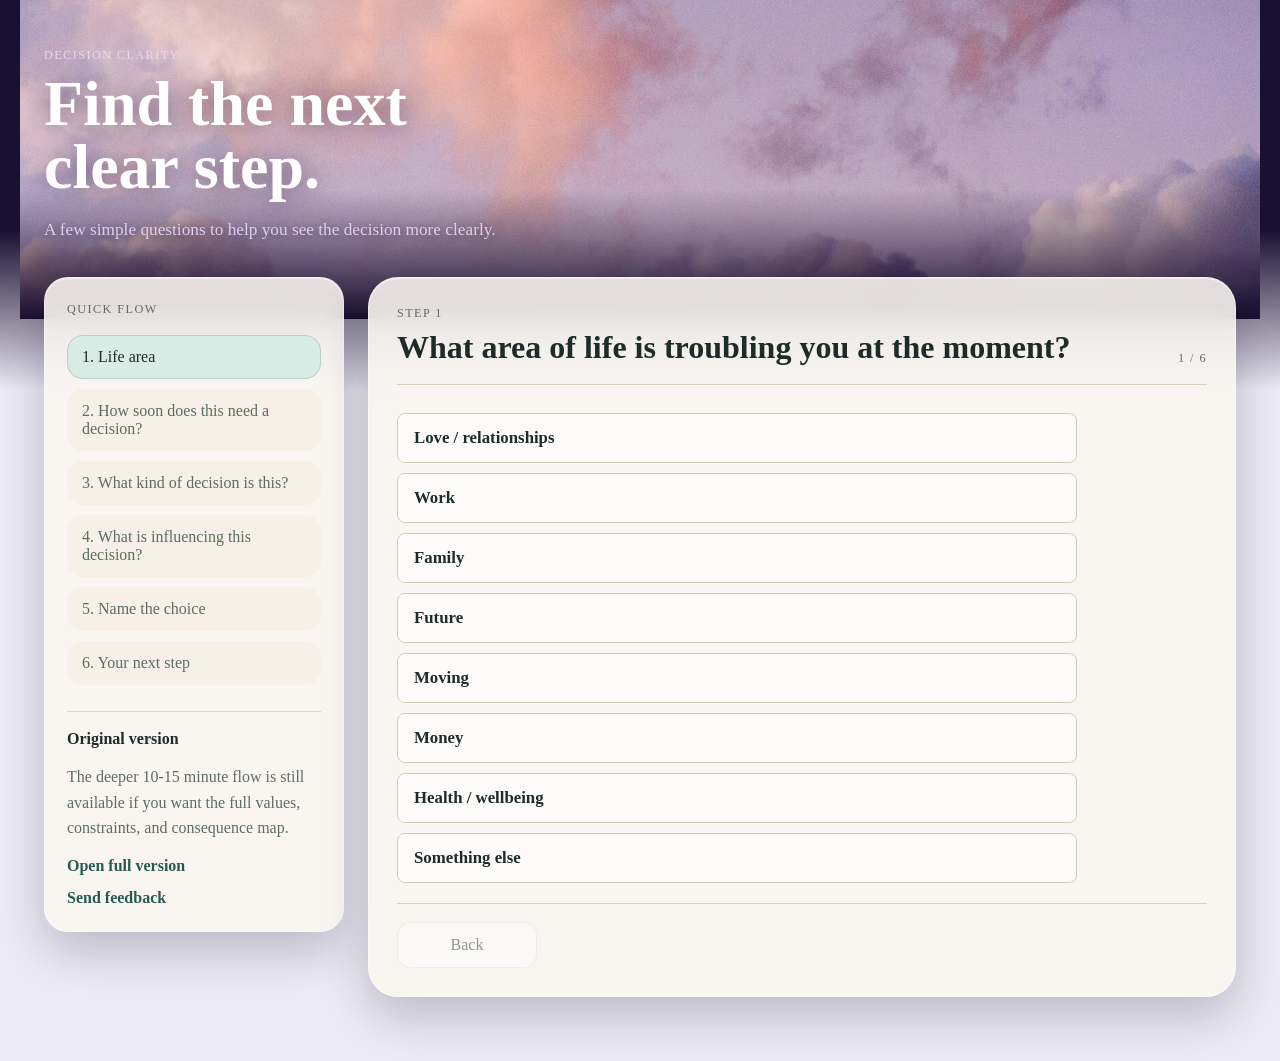
<file: index.html>
<!DOCTYPE html>
<html lang="en">
  <head>
    <meta charset="UTF-8" />
    <meta name="viewport" content="width=device-width, initial-scale=1.0" />
    <title>Decision Clarity | Quick Decision Tool</title>
    <meta
      name="description"
      content="A private, quick decision tool for urgent choices. Answer simple prompts and leave with a practical next step."
    />
    <meta name="feedback-email" content="decisionclarityapp@gmail.com" />
    <link rel="stylesheet" href="urgent.css" />
  </head>
  <body>
    <div class="page-shell">
      <header class="hero">
        <div class="hero-inner">
          <p class="eyebrow">Decision Clarity</p>
          <h1>Find the next clear step.</h1>
          <p class="hero-copy">A few simple questions to help you see the decision more clearly.</p>
        </div>
      </header>

      <main class="app-card" aria-labelledby="step-title">
        <aside class="progress-panel">
          <p class="progress-label">Quick flow</p>
          <ol id="step-list" class="step-list"></ol>
          <div class="panel-note">
            <p class="note-title">Original version</p>
            <p>
              The deeper 10-15 minute flow is still available if you want the full
              values, constraints, and consequence map.
            </p>
            <a class="text-link" href="full-version/">Open full version</a>
            <button id="feedback-button" class="feedback-link" type="button">Send feedback</button>
          </div>
        </aside>

        <section class="content-panel">
          <div class="top-bar">
            <div>
              <p class="step-kicker" id="step-kicker">Step 1</p>
              <h2 id="step-title">What area of life is troubling you at the moment?</h2>
            </div>
            <p class="step-count" id="step-count">1 / 6</p>
          </div>

          <div id="step-content" class="step-content"></div>

          <div class="actions">
            <button id="back-button" class="secondary-button" type="button">Back</button>
            <button id="next-button" class="primary-button" type="button">Next</button>
          </div>
        </section>
      </main>
    </div>

    <dialog id="feedback-dialog" class="feedback-dialog" aria-labelledby="feedback-title">
      <form id="feedback-form" method="dialog">
        <div class="dialog-heading">
          <div>
            <p class="step-kicker">Help improve Decision Clarity</p>
            <h2 id="feedback-title">Leave feedback</h2>
          </div>
          <button id="feedback-close" class="icon-button" type="button" aria-label="Close feedback">&times;</button>
        </div>
        <label for="feedback-message">What worked, or what could be better?</label>
        <textarea id="feedback-message" rows="7" maxlength="4000" required></textarea>
        <p class="field-note">Your decision answers are never included. Sending opens your email app so you can review the message first.</p>
        <p id="feedback-error" class="feedback-error" role="alert" hidden></p>
        <div class="actions dialog-actions">
          <button id="feedback-cancel" class="secondary-button" type="button">Cancel</button>
          <button class="primary-button" type="submit">Continue to email</button>
        </div>
      </form>
    </dialog>

    <script
      id="goatcounter-script"
      data-goatcounter="https://decisionclarity.goatcounter.com/count"
      data-goatcounter-settings='{"no_onload":true,"no_events":true}'
      async
      src="https://gc.zgo.at/count.js"
    ></script>
    <script src="urgent.js"></script>
  </body>
</html>
</file>
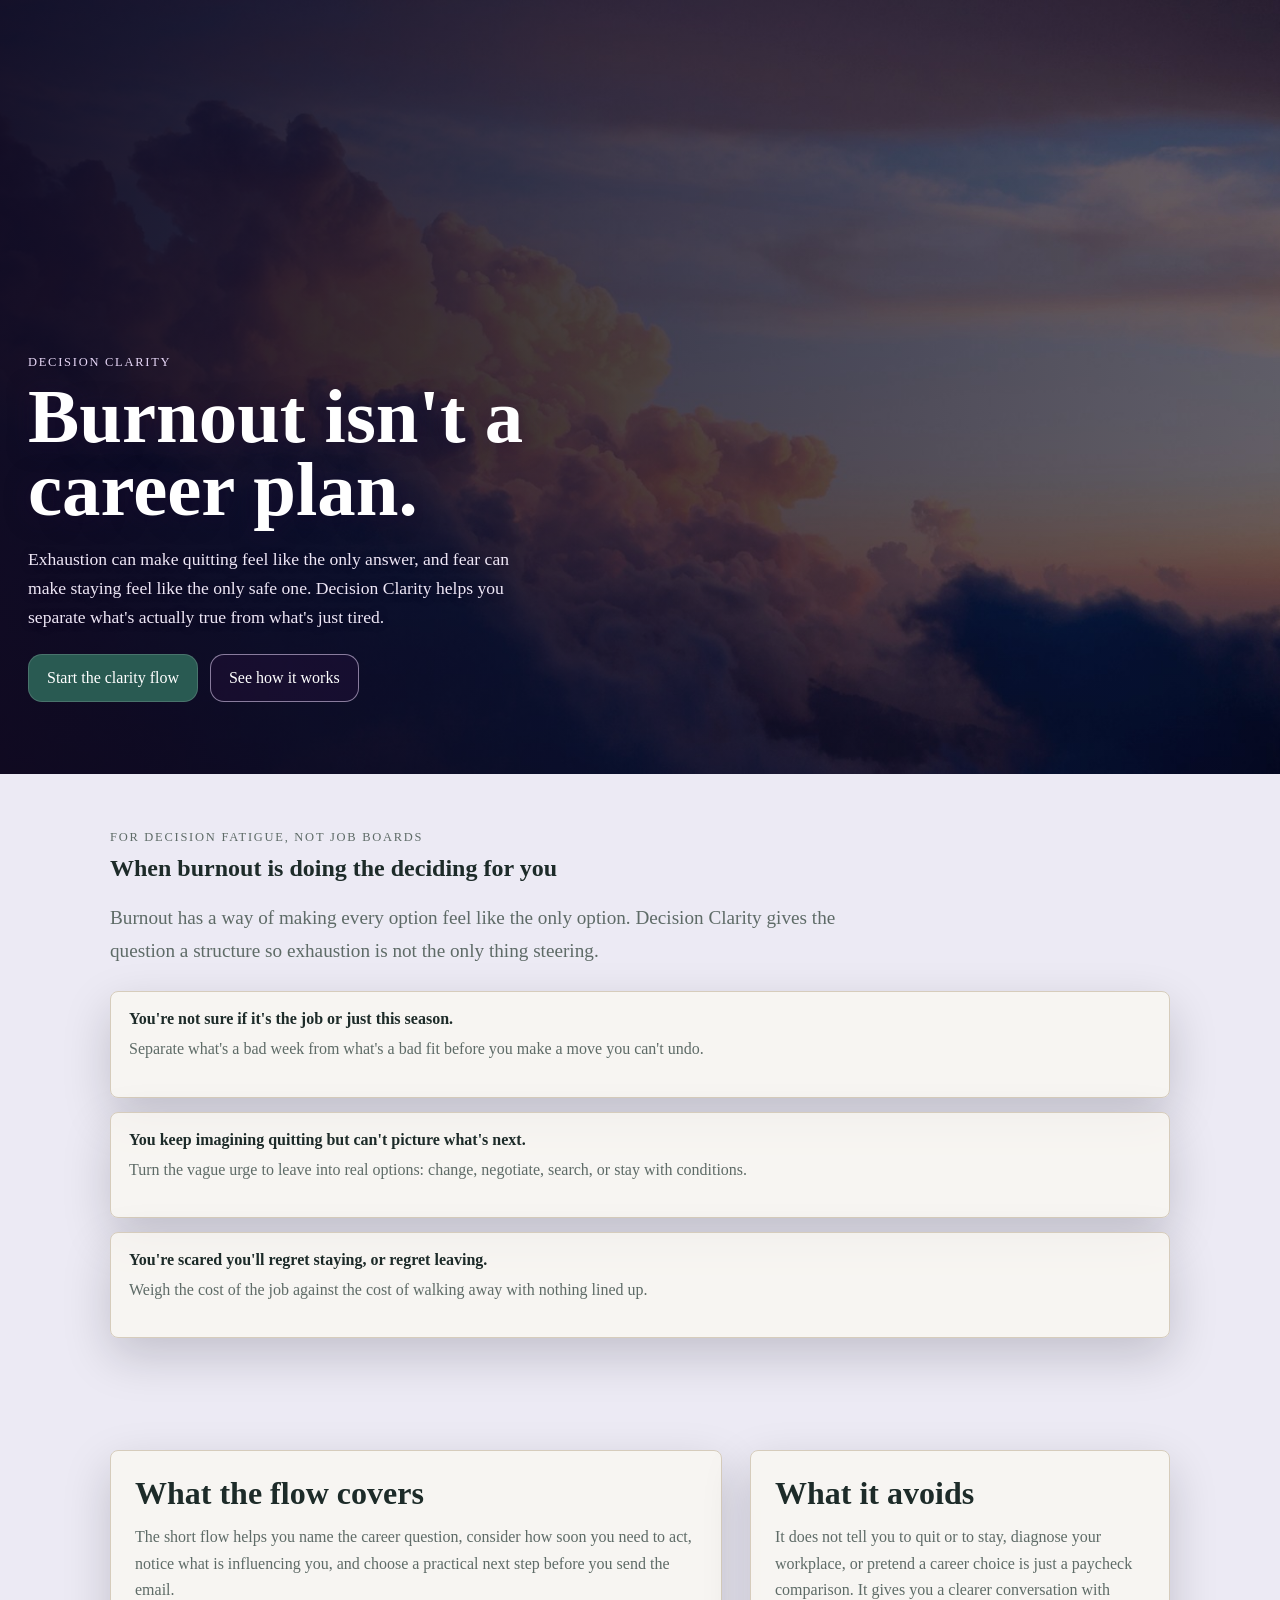
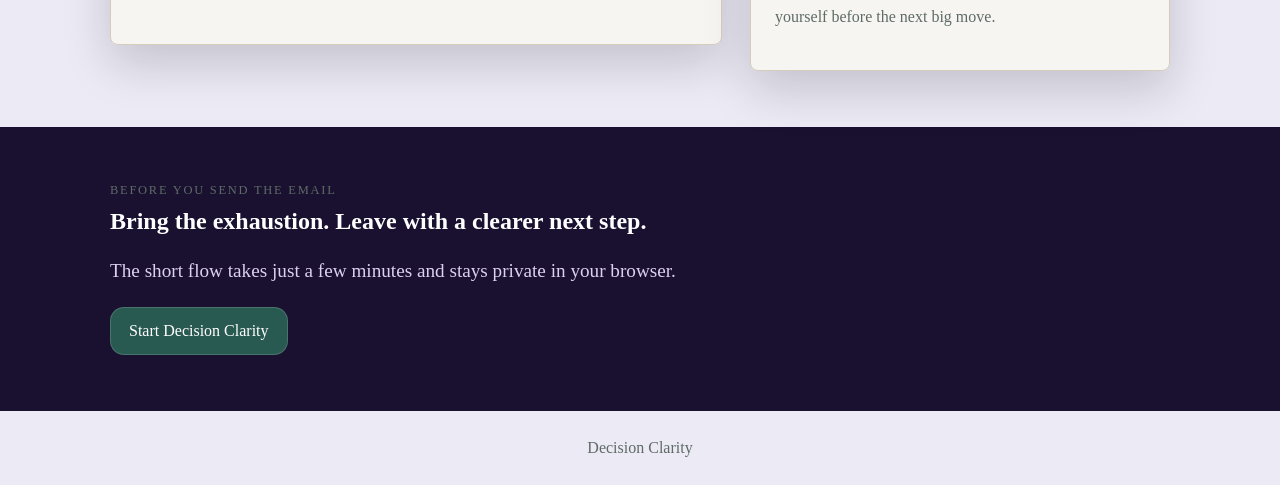
<file: burnout-isnt-a-career-plan/index.html>
<!DOCTYPE html>
<html lang="en">
  <head>
    <meta charset="UTF-8" />
    <meta name="viewport" content="width=device-width, initial-scale=1.0" />
    <title>Burnout Isn't a Career Plan — A Calm Career Decision Tool</title>
    <meta
      name="description"
      content="Use Decision Clarity to think through a career decision shaped by burnout, without quitting on impulse or staying out of fear."
    />
    <link rel="stylesheet" href="../landing.css" />
  </head>
  <body>
    <header class="landing-hero" style="--hero-image: url('https://camilacontentcreator-beep.github.io/Decision-Clarity/clouds%20wide.jpg')">
      <div class="hero-content">
        <p class="eyebrow">Decision Clarity</p>
        <h1>Burnout isn't a career plan.</h1>
        <p class="hero-copy">
          Exhaustion can make quitting feel like the only answer, and fear can make
          staying feel like the only safe one. Decision Clarity helps you separate
          what's actually true from what's just tired.
        </p>
        <div class="cta-row">
          <a class="primary-button" href="../?utm_source=seo&utm_medium=landing_page&utm_campaign=burnout_career_plan">Start the clarity flow</a>
          <a class="secondary-button" href="../?utm_source=seo&utm_medium=landing_page&utm_campaign=burnout_career_plan_secondary">See how it works</a>
        </div>
      </div>
    </header>

    <main>
      <section class="page-section">
        <div class="section-inner">
          <p class="section-kicker">For decision fatigue, not job boards</p>
          <h2>When burnout is doing the deciding for you</h2>
          <p class="intro">
            Burnout has a way of making every option feel like the only option.
            Decision Clarity gives the question a structure so exhaustion is not
            the only thing steering.
          </p>
          <ul class="prompt-list">
            <li>
              <strong>You're not sure if it's the job or just this season.</strong>
              <p>Separate what's a bad week from what's a bad fit before you make a move you can't undo.</p>
            </li>
            <li>
              <strong>You keep imagining quitting but can't picture what's next.</strong>
              <p>Turn the vague urge to leave into real options: change, negotiate, search, or stay with conditions.</p>
            </li>
            <li>
              <strong>You're scared you'll regret staying, or regret leaving.</strong>
              <p>Weigh the cost of the job against the cost of walking away with nothing lined up.</p>
            </li>
          </ul>
        </div>
      </section>

      <section class="page-section">
        <div class="section-inner split">
          <div class="panel">
            <h2>What the flow covers</h2>
            <p>
              The short flow helps you name the career question, consider how soon
              you need to act, notice what is influencing you, and choose a practical
              next step before you send the email.
            </p>
          </div>
          <div class="panel">
            <h2>What it avoids</h2>
            <p>
              It does not tell you to quit or to stay, diagnose your workplace, or
              pretend a career choice is just a paycheck comparison. It gives you a
              clearer conversation with yourself before the next big move.
            </p>
          </div>
        </div>
      </section>

      <section class="page-section final-band">
        <div class="section-inner">
          <p class="section-kicker">Before you send the email</p>
          <h2>Bring the exhaustion. Leave with a clearer next step.</h2>
          <p class="intro">The short flow takes just a few minutes and stays private in your browser.</p>
          <div class="cta-row">
            <a class="primary-button" href="../?utm_source=seo&utm_medium=landing_page&utm_campaign=burnout_career_plan_bottom">Start Decision Clarity</a>
          </div>
        </div>
      </section>
    </main>

    <footer class="site-footer">Decision Clarity</footer>
    <script async src="https://gc.zgo.at/count.js" data-goatcounter="https://decisionclarity.goatcounter.com/count"></script>
  </body>
</html>
</file>
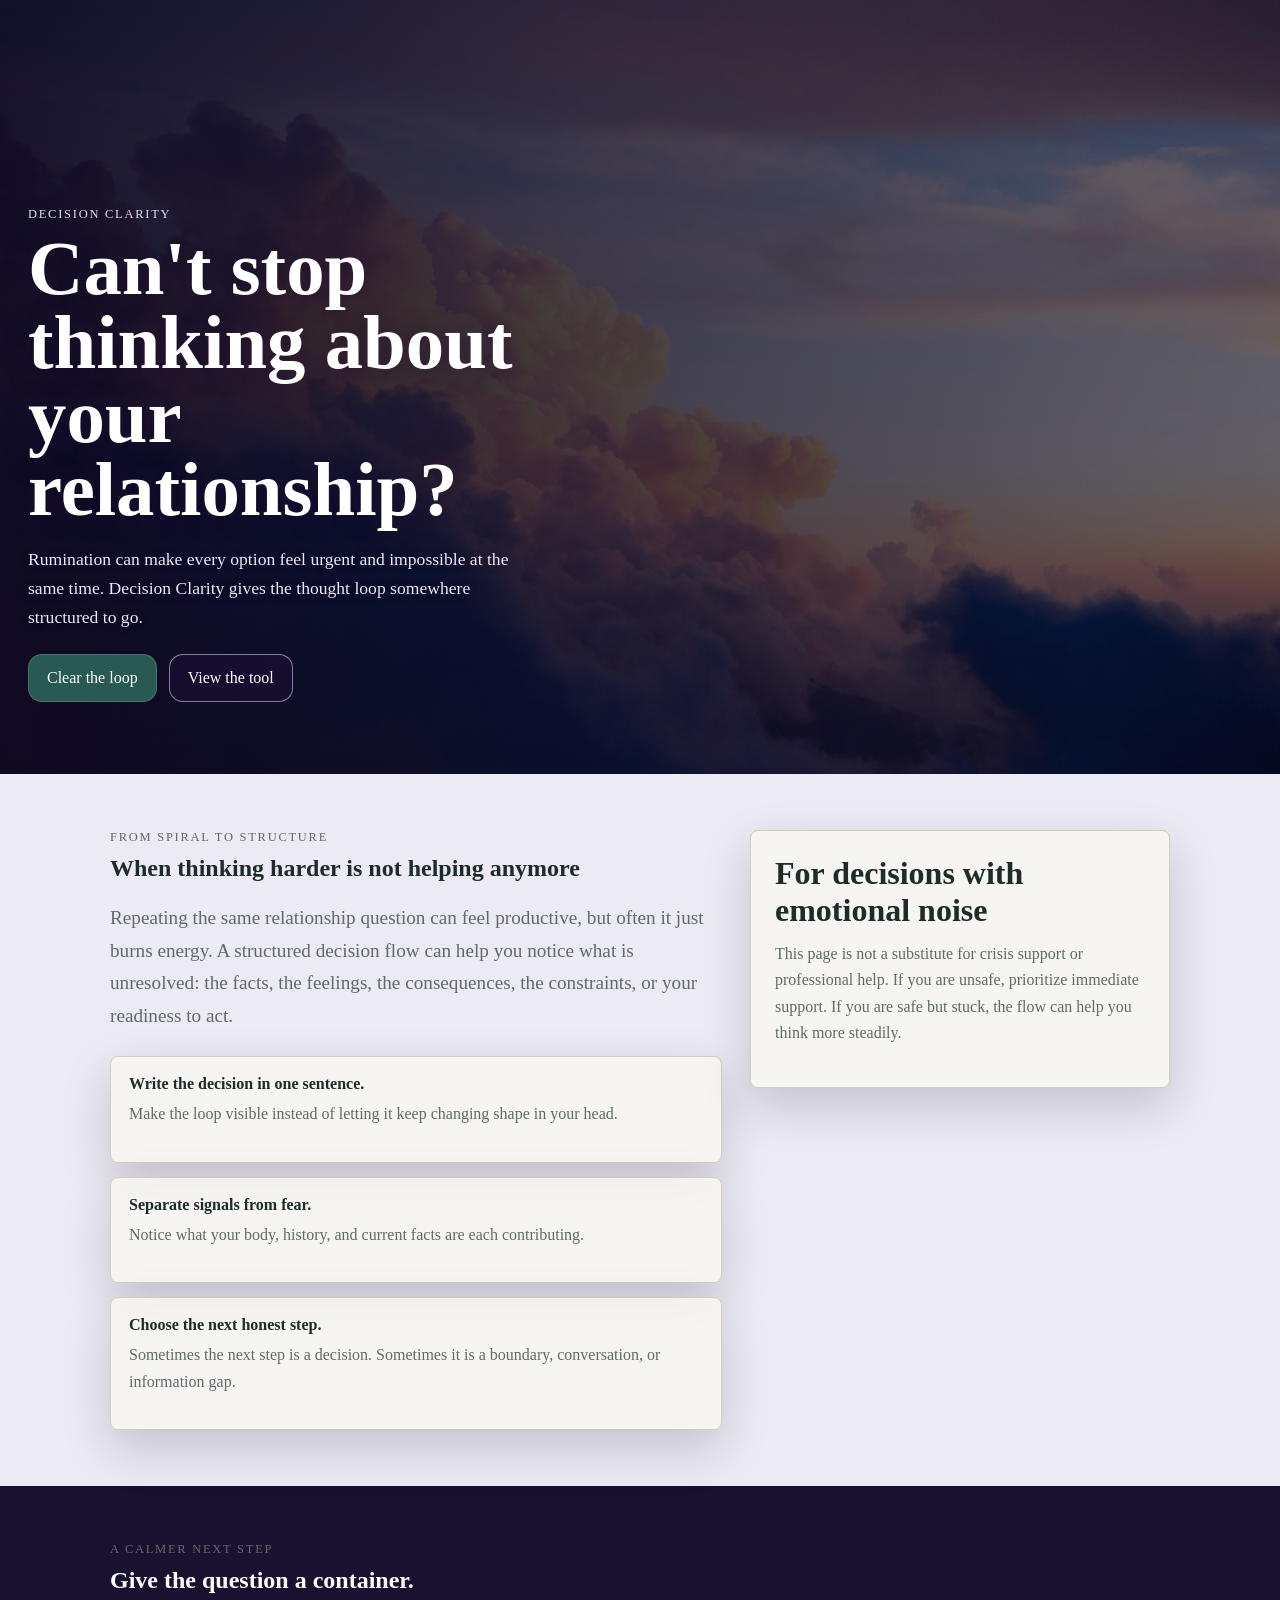
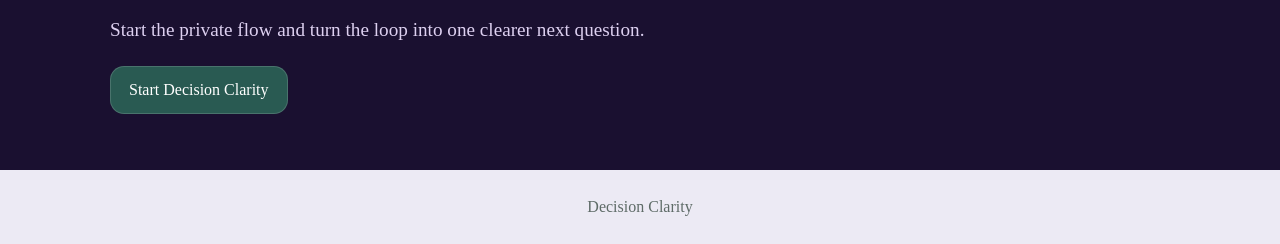
<file: cant-stop-thinking-about-relationship/index.html>
<!DOCTYPE html>
<html lang="en">
  <head>
    <meta charset="UTF-8" />
    <meta name="viewport" content="width=device-width, initial-scale=1.0" />
    <title>Can't Stop Thinking About Your Relationship?</title>
    <meta
      name="description"
      content="If you cannot stop thinking about a relationship decision, use Decision Clarity to organize the question, options, signals, and next steps."
    />
    <link rel="stylesheet" href="../landing.css" />
  </head>
  <body>
    <header class="landing-hero" style="--hero-image: url('https://camilacontentcreator-beep.github.io/Decision-Clarity/clouds%20wide.jpg')">
      <div class="hero-content">
        <p class="eyebrow">Decision Clarity</p>
        <h1>Can't stop thinking about your relationship?</h1>
        <p class="hero-copy">
          Rumination can make every option feel urgent and impossible at the same
          time. Decision Clarity gives the thought loop somewhere structured to go.
        </p>
        <div class="cta-row">
          <a class="primary-button" href="../?utm_source=seo&utm_medium=landing_page&utm_campaign=cant_stop_thinking_relationship">Clear the loop</a>
          <a class="secondary-button" href="../relationship-decision-tool/">View the tool</a>
        </div>
      </div>
    </header>

    <main>
      <section class="page-section">
        <div class="section-inner split">
          <div>
            <p class="section-kicker">From spiral to structure</p>
            <h2>When thinking harder is not helping anymore</h2>
            <p class="intro">
              Repeating the same relationship question can feel productive, but
              often it just burns energy. A structured decision flow can help you
              notice what is unresolved: the facts, the feelings, the consequences,
              the constraints, or your readiness to act.
            </p>
            <ul class="prompt-list">
              <li>
                <strong>Write the decision in one sentence.</strong>
                <p>Make the loop visible instead of letting it keep changing shape in your head.</p>
              </li>
              <li>
                <strong>Separate signals from fear.</strong>
                <p>Notice what your body, history, and current facts are each contributing.</p>
              </li>
              <li>
                <strong>Choose the next honest step.</strong>
                <p>Sometimes the next step is a decision. Sometimes it is a boundary, conversation, or information gap.</p>
              </li>
            </ul>
          </div>
          <aside class="panel">
            <h2>For decisions with emotional noise</h2>
            <p>
              This page is not a substitute for crisis support or professional help.
              If you are unsafe, prioritize immediate support. If you are safe but
              stuck, the flow can help you think more steadily.
            </p>
          </aside>
        </div>
      </section>

      <section class="page-section final-band">
        <div class="section-inner">
          <p class="section-kicker">A calmer next step</p>
          <h2>Give the question a container.</h2>
            <p class="intro">Start the private flow and turn the loop into one clearer next question.</p>
          <div class="cta-row">
            <a class="primary-button" href="../?utm_source=seo&utm_medium=landing_page&utm_campaign=cant_stop_thinking_relationship_bottom">Start Decision Clarity</a>
          </div>
        </div>
      </section>
    </main>

    <footer class="site-footer">Decision Clarity</footer>
    <script async src="https://gc.zgo.at/count.js" data-goatcounter="https://decisionclarity.goatcounter.com/count"></script>
  </body>
</html>
</file>
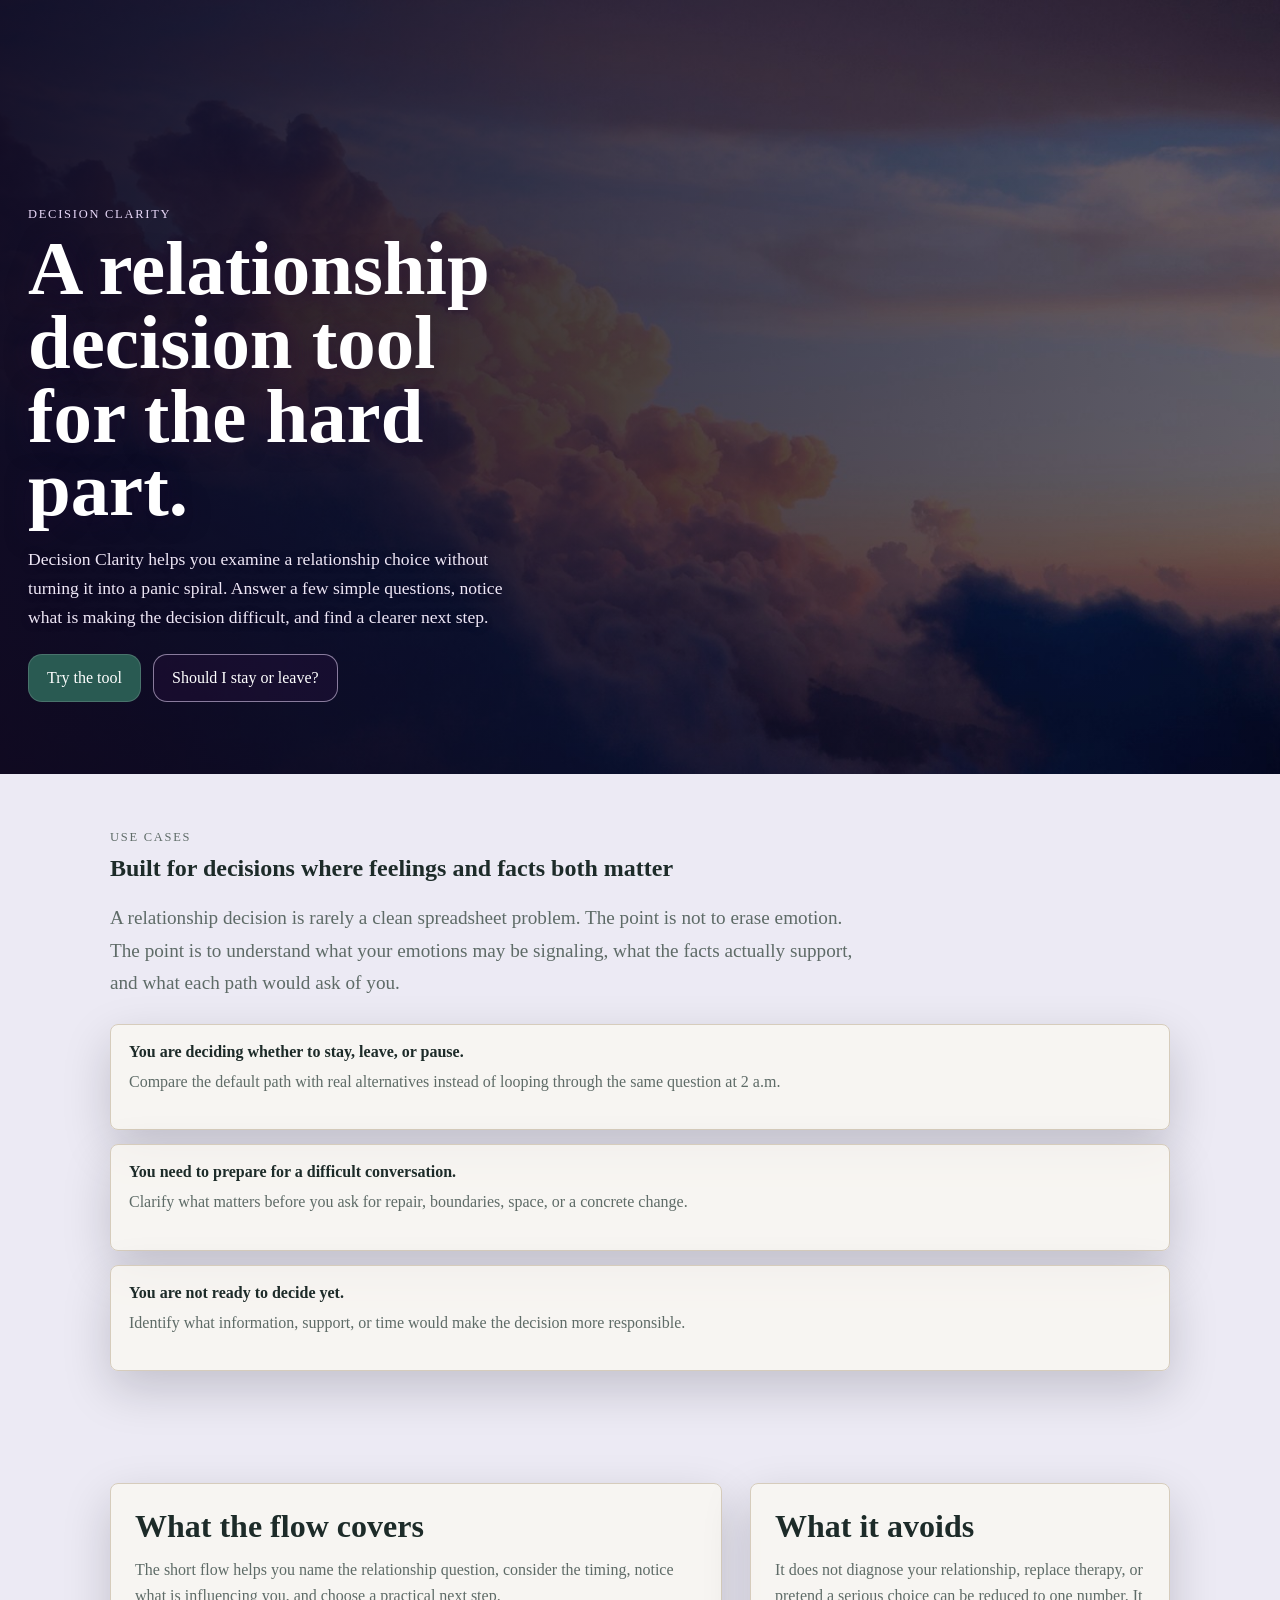
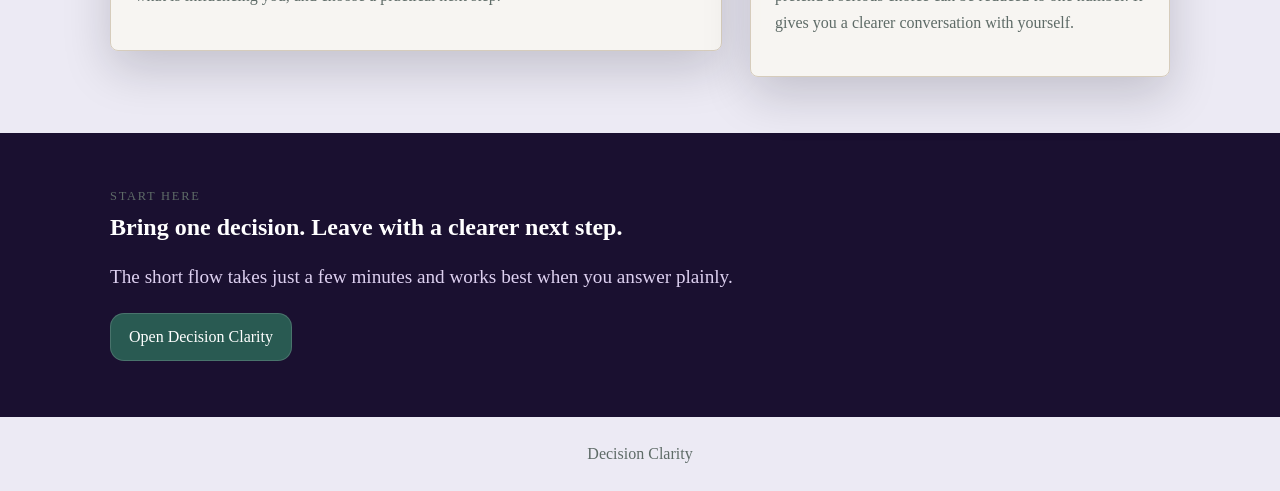
<file: relationship-decision-tool/index.html>
<!DOCTYPE html>
<html lang="en">
  <head>
    <meta charset="UTF-8" />
    <meta name="viewport" content="width=device-width, initial-scale=1.0" />
    <title>Relationship Decision Tool for Clearer Thinking</title>
    <meta
      name="description"
      content="A quick relationship decision tool for seeing what is making a difficult choice hard and finding a clearer next step."
    />
    <link rel="stylesheet" href="../landing.css" />
  </head>
  <body>
    <header class="landing-hero" style="--hero-image: url('https://camilacontentcreator-beep.github.io/Decision-Clarity/clouds%20wide.jpg')">
      <div class="hero-content">
        <p class="eyebrow">Decision Clarity</p>
        <h1>A relationship decision tool for the hard part.</h1>
        <p class="hero-copy">
          Decision Clarity helps you examine a relationship choice without turning
          it into a panic spiral. Answer a few simple questions, notice what is
          making the decision difficult, and find a clearer next step.
        </p>
        <div class="cta-row">
          <a class="primary-button" href="../?utm_source=seo&utm_medium=landing_page&utm_campaign=relationship_decision_tool">Try the tool</a>
          <a class="secondary-button" href="../should-i-stay-or-leave/">Should I stay or leave?</a>
        </div>
      </div>
    </header>

    <main>
      <section class="page-section">
        <div class="section-inner">
          <p class="section-kicker">Use cases</p>
          <h2>Built for decisions where feelings and facts both matter</h2>
          <p class="intro">
            A relationship decision is rarely a clean spreadsheet problem. The point
            is not to erase emotion. The point is to understand what your emotions
            may be signaling, what the facts actually support, and what each path
            would ask of you.
          </p>
          <ul class="prompt-list">
            <li>
              <strong>You are deciding whether to stay, leave, or pause.</strong>
              <p>Compare the default path with real alternatives instead of looping through the same question at 2 a.m.</p>
            </li>
            <li>
              <strong>You need to prepare for a difficult conversation.</strong>
              <p>Clarify what matters before you ask for repair, boundaries, space, or a concrete change.</p>
            </li>
            <li>
              <strong>You are not ready to decide yet.</strong>
              <p>Identify what information, support, or time would make the decision more responsible.</p>
            </li>
          </ul>
        </div>
      </section>

      <section class="page-section">
        <div class="section-inner split">
          <div class="panel">
            <h2>What the flow covers</h2>
            <p>
              The short flow helps you name the relationship question, consider
              the timing, notice what is influencing you, and choose a practical
              next step.
            </p>
          </div>
          <div class="panel">
            <h2>What it avoids</h2>
            <p>
              It does not diagnose your relationship, replace therapy, or pretend a
              serious choice can be reduced to one number. It gives you a clearer
              conversation with yourself.
            </p>
          </div>
        </div>
      </section>

      <section class="page-section final-band">
        <div class="section-inner">
          <p class="section-kicker">Start here</p>
          <h2>Bring one decision. Leave with a clearer next step.</h2>
          <p class="intro">The short flow takes just a few minutes and works best when you answer plainly.</p>
          <div class="cta-row">
            <a class="primary-button" href="../?utm_source=seo&utm_medium=landing_page&utm_campaign=relationship_decision_tool_bottom">Open Decision Clarity</a>
          </div>
        </div>
      </section>
    </main>

    <footer class="site-footer">Decision Clarity</footer>
    <script async src="https://gc.zgo.at/count.js" data-goatcounter="https://decisionclarity.goatcounter.com/count"></script>
  </body>
</html>
</file>
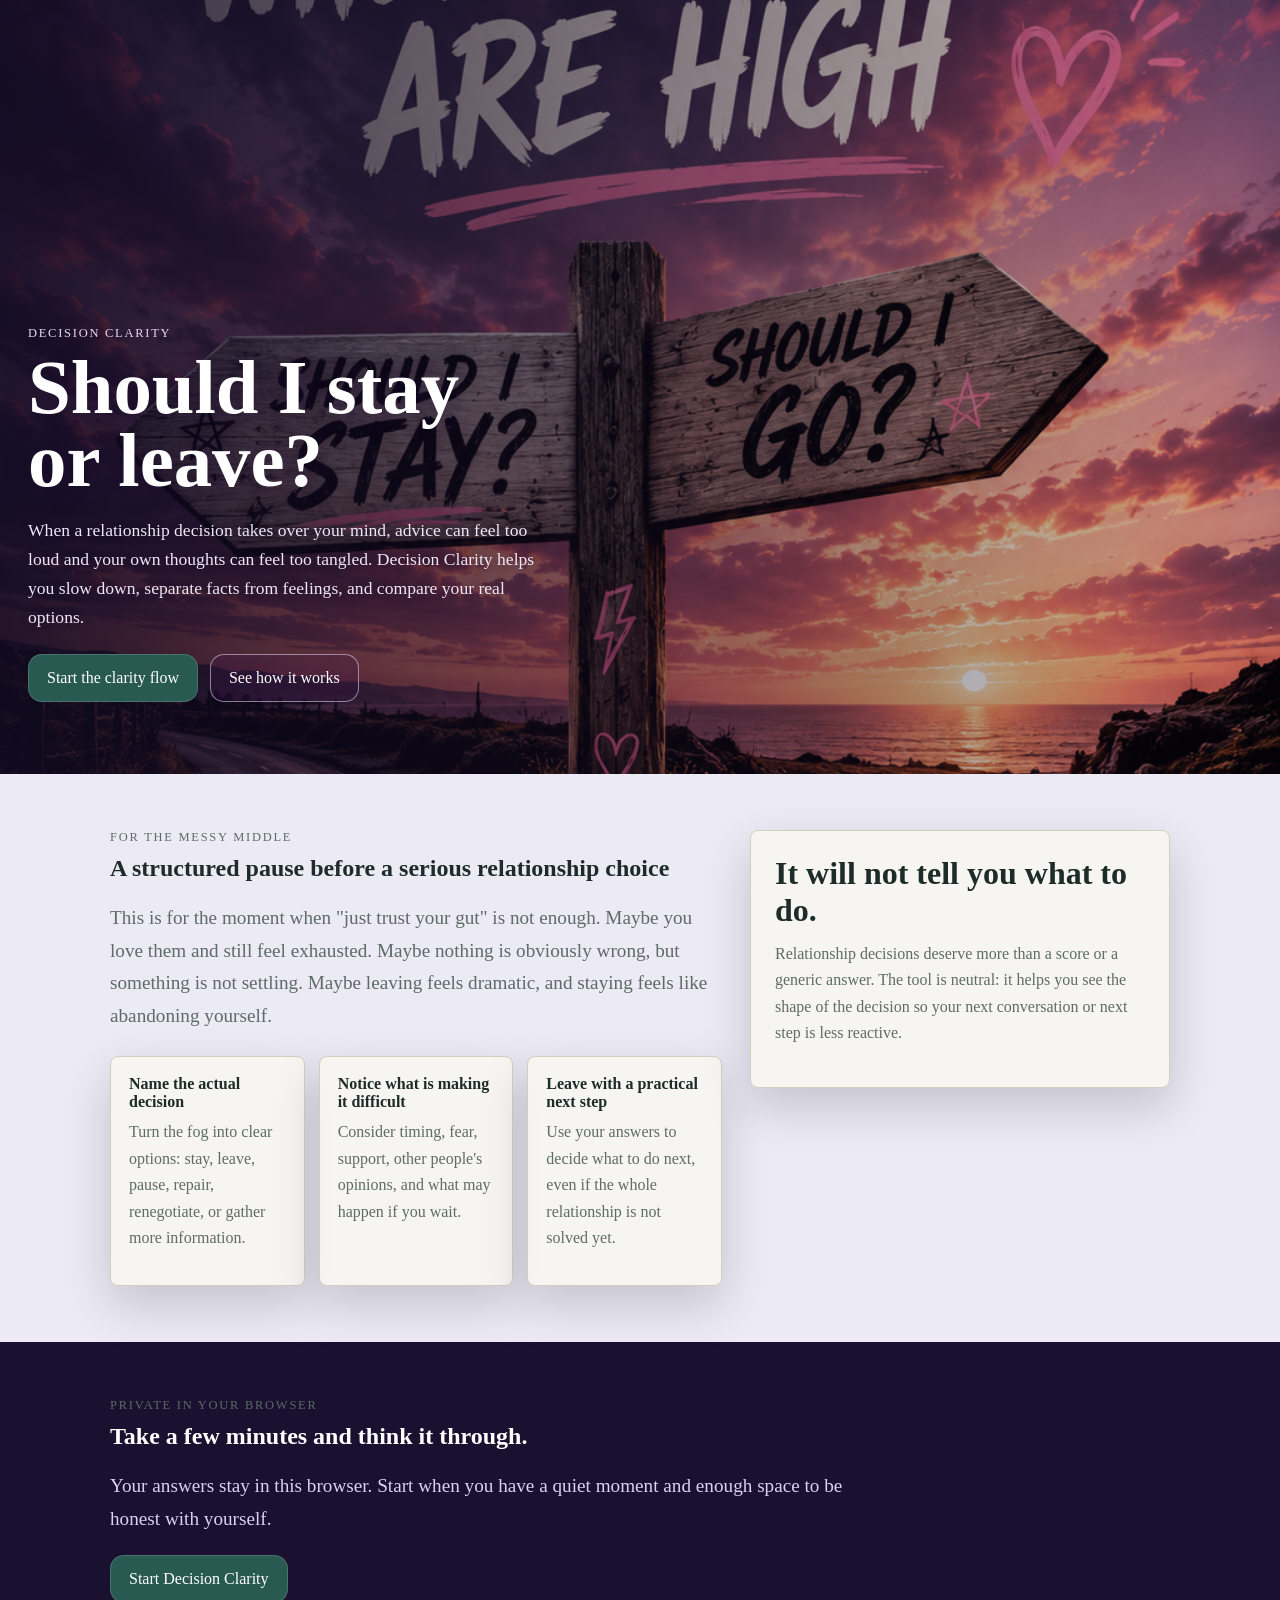
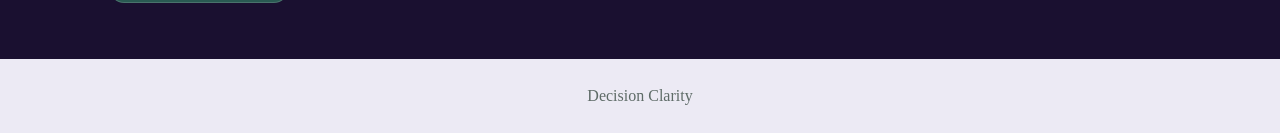
<file: should-i-stay-or-leave/index.html>
<!DOCTYPE html>
<html lang="en">
  <head>
    <meta charset="UTF-8" />
    <meta name="viewport" content="width=device-width, initial-scale=1.0" />
    <title>Should I Stay or Leave? A Calm Relationship Decision Tool</title>
    <meta
      name="description"
      content="Use Decision Clarity to think through whether to stay, leave, or pause a relationship decision without spiraling or rushing."
    />
    <link rel="stylesheet" href="../landing.css" />
  </head>
  <body>
    <header class="landing-hero" style="--hero-image: url('https://camilacontentcreator-beep.github.io/Decision-Clarity/Pins/Should%20I%20stay.png'); --hero-image-mobile: url('https://camilacontentcreator-beep.github.io/Decision-Clarity/cloud%20small.jfif')">
      <div class="hero-content">
        <p class="eyebrow">Decision Clarity</p>
        <h1>Should I stay or leave?</h1>
        <p class="hero-copy">
          When a relationship decision takes over your mind, advice can feel too loud
          and your own thoughts can feel too tangled. Decision Clarity helps you slow
          down, separate facts from feelings, and compare your real options.
        </p>
        <div class="cta-row">
          <a class="primary-button" href="../?utm_source=seo&utm_medium=landing_page&utm_campaign=should_i_stay_or_leave">Start the clarity flow</a>
          <a class="secondary-button" href="../relationship-decision-tool/">See how it works</a>
        </div>
      </div>
    </header>

    <main>
      <section class="page-section">
        <div class="section-inner split">
          <div>
            <p class="section-kicker">For the messy middle</p>
            <h2>A structured pause before a serious relationship choice</h2>
            <p class="intro">
              This is for the moment when "just trust your gut" is not enough.
              Maybe you love them and still feel exhausted. Maybe nothing is
              obviously wrong, but something is not settling. Maybe leaving feels
              dramatic, and staying feels like abandoning yourself.
            </p>
            <ol class="step-list">
              <li>
                <strong>Name the actual decision</strong>
                <p>Turn the fog into clear options: stay, leave, pause, repair, renegotiate, or gather more information.</p>
              </li>
              <li>
                <strong>Notice what is making it difficult</strong>
                <p>Consider timing, fear, support, other people's opinions, and what may happen if you wait.</p>
              </li>
              <li>
                <strong>Leave with a practical next step</strong>
                <p>Use your answers to decide what to do next, even if the whole relationship is not solved yet.</p>
              </li>
            </ol>
          </div>
          <aside class="panel">
            <h2>It will not tell you what to do.</h2>
            <p>
              Relationship decisions deserve more than a score or a generic answer.
              The tool is neutral: it helps you see the shape of the decision so your
              next conversation or next step is less reactive.
            </p>
          </aside>
        </div>
      </section>

      <section class="page-section final-band">
        <div class="section-inner">
          <p class="section-kicker">Private in your browser</p>
          <h2>Take a few minutes and think it through.</h2>
          <p class="intro">Your answers stay in this browser. Start when you have a quiet moment and enough space to be honest with yourself.</p>
          <div class="cta-row">
            <a class="primary-button" href="../?utm_source=seo&utm_medium=landing_page&utm_campaign=should_i_stay_or_leave_bottom">Start Decision Clarity</a>
          </div>
        </div>
      </section>
    </main>

    <footer class="site-footer">Decision Clarity</footer>
    <script async src="https://gc.zgo.at/count.js" data-goatcounter="https://decisionclarity.goatcounter.com/count"></script>
  </body>
</html>
</file>
<file: urgent.css>
:root {
  --bg: #eceaf4;
  --panel: #fbf8f2;
  --ink: #1d2b29;
  --muted: #5e6b67;
  --accent: #295a52;
  --accent-strong: #1f403b;
  --accent-soft: #d9ebe5;
  --border: #d6ccbc;
  --danger: #8c4b3f;
  --warning: #9a6a1c;
}

* {
  box-sizing: border-box;
}

body {
  min-height: 100vh;
  margin: 0;
  font-family: Georgia, "Times New Roman", serif;
  color: var(--ink);
  background: linear-gradient(180deg, #1a1030 0, #1a1030 230px, var(--bg) 390px, var(--bg) 100%);
}

button,
input,
textarea {
  font: inherit;
}

.page-shell {
  width: min(1240px, 100%);
  margin: 0 auto;
  padding: 36px 24px 64px;
}

.hero {
  margin: -36px -24px 24px;
  padding: 48px 24px 74px;
  background-image: url("clouds.jpg");
  background-size: cover;
  background-position: center;
  position: relative;
  overflow: hidden;
}

.hero::after {
  content: "";
  position: absolute;
  inset: auto 0 0;
  height: 130px;
  background: linear-gradient(to bottom, transparent, #1a1030);
}

.hero-inner {
  max-width: 760px;
  position: relative;
  z-index: 1;
}

.eyebrow,
.progress-label,
.step-kicker,
.step-count,
.section-kicker {
  margin: 0;
  text-transform: uppercase;
  letter-spacing: 0.12em;
  font-size: 0.76rem;
}

.eyebrow {
  margin-bottom: 10px;
  color: #e8d8f8;
}

.hero h1 {
  max-width: 12ch;
  margin: 0;
  color: #fff;
  font-size: clamp(2.4rem, 5vw, 4.2rem);
  line-height: 0.98;
  text-shadow: 0 2px 24px rgba(30, 10, 50, 0.5);
}

.hero-copy {
  max-width: 58ch;
  margin: 18px 0 0;
  color: #ddd0f0;
  font-size: 1.08rem;
  line-height: 1.65;
  text-shadow: 0 1px 8px rgba(30, 10, 50, 0.4);
}

.app-card {
  display: grid;
  grid-template-columns: 300px minmax(0, 1fr);
  gap: 24px;
  align-items: start;
  margin-top: -66px;
  position: relative;
  z-index: 2;
}

.progress-panel,
.content-panel {
  background: rgba(251, 248, 242, 0.88);
  border: 1px solid rgba(255, 255, 255, 0.35);
  box-shadow: 0 18px 48px rgba(10, 10, 30, 0.22), inset 0 1px 0 rgba(255, 255, 255, 0.6);
  backdrop-filter: blur(12px);
}

.progress-panel {
  position: sticky;
  top: 24px;
  border-radius: 24px;
  padding: 24px 22px;
}

.progress-label,
.step-kicker,
.step-count {
  color: var(--muted);
}

.step-list {
  display: grid;
  gap: 10px;
  margin: 18px 0 26px;
  padding: 0;
  list-style: none;
}

.step-list li {
  border: 1px solid transparent;
  border-radius: 16px;
  padding: 12px 14px;
  background: rgba(240, 230, 213, 0.42);
  color: var(--muted);
  cursor: pointer;
  transition: background 120ms ease, border-color 120ms ease, transform 120ms ease;
}

.step-list li:hover {
  transform: translateY(-1px);
  border-color: rgba(41, 90, 82, 0.16);
}

.step-list li.active {
  border-color: rgba(41, 90, 82, 0.18);
  background: var(--accent-soft);
  color: var(--ink);
}

.step-list li.completed {
  color: var(--ink);
}

.panel-note {
  padding-top: 18px;
  border-top: 1px solid rgba(214, 204, 188, 0.8);
}

.note-title {
  margin: 0 0 8px;
  font-weight: bold;
}

.panel-note p:last-of-type,
.field-note,
.helper,
.result-card p,
.empty-note {
  color: var(--muted);
  line-height: 1.6;
}

.text-link,
.feedback-link {
  display: block;
  margin-top: 14px;
  padding: 0;
  border: 0;
  background: transparent;
  color: var(--accent);
  font-weight: bold;
  text-align: left;
  text-decoration: none;
  cursor: pointer;
}

.text-link:hover,
.feedback-link:hover {
  text-decoration: underline;
}

.content-panel {
  min-height: 560px;
  border-radius: 30px;
  padding: 28px;
}

.top-bar {
  display: flex;
  justify-content: space-between;
  gap: 16px;
  align-items: end;
  border-bottom: 1px solid rgba(214, 204, 188, 0.9);
  padding-bottom: 18px;
}

.top-bar h2 {
  margin: 8px 0 0;
  font-size: 2rem;
}

.step-content {
  padding: 28px 0 20px;
}

.lead {
  max-width: 62ch;
  margin: 0 0 20px;
  color: var(--muted);
  font-size: 1.08rem;
  line-height: 1.65;
}

.choice-grid {
  display: grid;
  grid-template-columns: repeat(auto-fit, minmax(210px, 1fr));
  gap: 14px;
}

.choice-list {
  display: grid;
  max-width: 680px;
  gap: 10px;
}

.choice-list .choice-card {
  width: 100%;
  min-height: auto;
  padding: 14px 16px;
}

.choice-list .choice-card strong {
  margin-bottom: 0;
}

.choice-list .choice-card span {
  display: block;
  margin-top: 5px;
}

.choice-card,
.answer-button,
.result-card,
.field {
  border: 1px solid var(--border);
  border-radius: 8px;
  background: rgba(255, 255, 255, 0.58);
}

.choice-card,
.answer-button {
  min-height: 92px;
  padding: 16px;
  color: var(--ink);
  text-align: left;
  cursor: pointer;
}

.choice-card:hover,
.answer-button:hover {
  border-color: rgba(41, 90, 82, 0.42);
  background: rgba(217, 235, 229, 0.45);
}

.choice-card.selected,
.answer-button.selected {
  border-color: rgba(41, 90, 82, 0.55);
  background: var(--accent-soft);
}

.choice-card strong,
.answer-button strong {
  display: block;
  margin-bottom: 7px;
  font-size: 1.05rem;
}

.choice-card span,
.answer-button span {
  color: var(--muted);
  line-height: 1.45;
}

.pressure-wrap {
  max-width: 900px;
}

.prompt-progress {
  display: flex;
  justify-content: space-between;
  gap: 16px;
  margin-bottom: 18px;
  color: var(--muted);
}

.statement-card {
  border: 1px solid var(--border);
  border-radius: 8px;
  padding: 26px;
  background: rgba(255, 255, 255, 0.62);
}

.statement-card h3 {
  margin: 0;
  font-size: clamp(1.55rem, 3vw, 2.35rem);
  line-height: 1.14;
}

.pressure-list {
  display: grid;
  gap: 10px;
}

.pressure-row {
  display: grid;
  grid-template-columns: minmax(0, 1fr) minmax(270px, 0.72fr);
  gap: 18px;
  align-items: center;
  padding: 14px 16px;
  border: 1px solid var(--border);
  border-radius: 8px;
  background: rgba(255, 255, 255, 0.56);
}

.pressure-row h3 {
  margin: 0;
  color: var(--ink);
  font-size: 1.05rem;
  line-height: 1.4;
  font-weight: normal;
}

.statement-number {
  color: var(--muted);
  font-weight: bold;
}

.answer-row {
  display: grid;
  grid-template-columns: repeat(3, minmax(0, 1fr));
  gap: 12px;
  margin-top: 0;
}

.answer-button {
  min-height: 50px;
  padding: 10px 12px;
}

.pressure-row .answer-button strong {
  margin: 0;
  font-size: 0.95rem;
  text-align: center;
}

.field {
  padding: 16px;
}

.field label {
  display: block;
  margin-bottom: 8px;
  font-weight: bold;
}

.field textarea {
  width: 100%;
  min-height: 128px;
  resize: vertical;
  border: 1px solid rgba(122, 116, 104, 0.25);
  border-radius: 12px;
  padding: 12px 14px;
  background: rgba(255, 255, 255, 0.9);
  color: var(--ink);
}

.summary-strip {
  display: flex;
  flex-wrap: wrap;
  gap: 10px;
  margin: 0 0 22px;
  padding: 0;
  list-style: none;
}

.summary-strip li {
  border: 1px solid rgba(41, 90, 82, 0.18);
  border-radius: 999px;
  padding: 8px 12px;
  background: rgba(41, 90, 82, 0.07);
  color: var(--ink);
  font-size: 0.95rem;
}

.result-grid {
  display: grid;
  grid-template-columns: repeat(2, minmax(0, 1fr));
  gap: 14px;
}

.result-card {
  padding: 18px;
}

.result-card.featured {
  grid-column: 1 / -1;
  border-color: rgba(41, 90, 82, 0.34);
  background: rgba(217, 235, 229, 0.45);
}

.result-card.warning {
  border-color: rgba(154, 106, 28, 0.32);
  background: rgba(154, 106, 28, 0.08);
}

.result-card h3 {
  margin: 0 0 8px;
  font-size: 1.24rem;
}

.result-card p {
  margin: 0;
}

.extended-tool {
  display: flex;
  justify-content: flex-start;
  margin-top: 20px;
}

.extended-tool-link {
  display: inline-flex;
  align-items: center;
  justify-content: center;
  text-decoration: none;
}

.plain-list {
  margin: 12px 0 0;
  padding-left: 18px;
  color: var(--muted);
  line-height: 1.6;
}

.plain-list li + li {
  margin-top: 8px;
}

.actions {
  display: flex;
  justify-content: space-between;
  gap: 12px;
  padding-top: 18px;
  border-top: 1px solid rgba(214, 204, 188, 0.9);
}

.primary-button,
.secondary-button {
  min-width: 140px;
  border: 1px solid rgba(29, 43, 41, 0.12);
  border-radius: 14px;
  padding: 13px 18px;
  cursor: pointer;
}

.primary-button {
  background: var(--accent);
  color: #fff;
}

.primary-button:hover {
  background: var(--accent-strong);
}

.secondary-button {
  background: rgba(255, 255, 255, 0.8);
  color: var(--ink);
}

.primary-button:disabled,
.secondary-button:disabled {
  opacity: 0.48;
  cursor: not-allowed;
}

.feedback-dialog {
  width: min(600px, calc(100% - 32px));
  padding: 0;
  border: 1px solid var(--border);
  border-radius: 24px;
  color: var(--ink);
  background: var(--panel);
  box-shadow: 0 24px 70px rgba(29, 43, 41, 0.24);
}

.feedback-dialog::backdrop {
  background: rgba(29, 43, 41, 0.45);
  backdrop-filter: blur(3px);
}

.feedback-dialog form {
  padding: 26px;
}

.feedback-dialog h2 {
  margin: 6px 0 0;
}

.feedback-dialog label {
  display: block;
  margin: 22px 0 8px;
  font-weight: bold;
}

.feedback-dialog textarea {
  width: 100%;
  resize: vertical;
}

.dialog-heading {
  display: flex;
  justify-content: space-between;
  gap: 18px;
}

.icon-button {
  border: 0;
  background: transparent;
  color: var(--muted);
  font-size: 2rem;
  cursor: pointer;
}

.dialog-actions {
  margin-top: 20px;
}

.feedback-error {
  color: var(--danger);
}

@media (max-width: 980px) {
  .app-card {
    grid-template-columns: 1fr;
  }

  .progress-panel {
    position: static;
  }
}

@media (max-width: 720px) {
  .page-shell {
    padding: 28px 16px 36px;
  }

  .hero {
    margin: -28px -16px 24px;
    padding: 42px 16px 76px;
    background-position: 42% center;
  }

  .app-card {
    margin-top: -62px;
  }

  .content-panel,
  .progress-panel {
    padding: 20px;
    border-radius: 22px;
  }

  .top-bar {
    flex-direction: column;
    align-items: start;
  }

  .choice-grid,
  .answer-row,
  .result-grid {
    grid-template-columns: 1fr;
  }

  .pressure-row {
    grid-template-columns: 1fr;
    gap: 10px;
  }

  .pressure-row .answer-row {
    grid-template-columns: repeat(3, minmax(0, 1fr));
  }

  .actions {
    flex-direction: column-reverse;
  }

  .primary-button,
  .secondary-button {
    width: 100%;
  }
}
</file>
<file: landing.css>
:root {
  --bg: #eceaf4;
  --ink: #1d2b29;
  --muted: #5e6b67;
  --accent: #295a52;
  --accent-strong: #1f403b;
  --panel: #fbf8f2;
  --border: #d6ccbc;
  --shadow: 0 18px 48px rgba(10, 10, 30, 0.18);
}

* {
  box-sizing: border-box;
}

body {
  margin: 0;
  font-family: Georgia, "Times New Roman", serif;
  color: var(--ink);
  background: var(--bg);
}

.landing-hero {
  min-height: 86vh;
  display: grid;
  align-items: end;
  padding: 28px;
  background:
    linear-gradient(90deg, rgba(18, 11, 34, 0.88), rgba(18, 11, 34, 0.48), rgba(18, 11, 34, 0.18)),
    var(--hero-image);
  background-size: cover;
  background-position: var(--hero-position, center);
  color: #fff;
}

.hero-content {
  width: min(760px, 100%);
  padding: 52px 0 44px;
}

.eyebrow,
.section-kicker {
  margin: 0 0 10px;
  text-transform: uppercase;
  letter-spacing: 0.14em;
  font-size: 0.78rem;
}

.eyebrow {
  color: #e8d8f8;
}

h1,
h2,
h3,
p {
  margin-top: 0;
}

h1 {
  margin-bottom: 18px;
  max-width: 13ch;
  font-size: clamp(2.6rem, 6vw, 5.2rem);
  line-height: 0.96;
  text-shadow: 0 2px 24px rgba(30, 10, 50, 0.5);
}

.hero-copy {
  max-width: 58ch;
  margin-bottom: 22px;
  color: #eee7f6;
  font-size: 1.1rem;
  line-height: 1.65;
  text-shadow: 0 1px 8px rgba(30, 10, 50, 0.4);
}

.cta-row {
  display: flex;
  flex-wrap: wrap;
  gap: 12px;
  align-items: center;
}

.primary-button,
.secondary-button {
  display: inline-flex;
  justify-content: center;
  align-items: center;
  min-height: 48px;
  border-radius: 14px;
  padding: 13px 18px;
  text-decoration: none;
}

.primary-button {
  background: var(--accent);
  color: #fff;
  border: 1px solid rgba(255, 255, 255, 0.15);
}

.primary-button:hover {
  background: var(--accent-strong);
}

.secondary-button {
  color: #fff;
  border: 1px solid rgba(232, 216, 248, 0.55);
  background: rgba(60, 20, 80, 0.22);
}

.page-section {
  padding: 56px 28px;
}

.section-inner {
  width: min(1060px, 100%);
  margin: 0 auto;
}

.section-kicker {
  color: var(--muted);
}

.intro {
  max-width: 760px;
  font-size: 1.2rem;
  line-height: 1.7;
  color: var(--muted);
}

.split {
  display: grid;
  grid-template-columns: minmax(0, 1fr) minmax(280px, 420px);
  gap: 28px;
  align-items: start;
}

.panel,
.step-list li,
.prompt-list li {
  border: 1px solid var(--border);
  background: rgba(251, 248, 242, 0.82);
  box-shadow: var(--shadow);
}

.panel {
  border-radius: 8px;
  padding: 24px;
}

.panel h2 {
  margin-bottom: 12px;
  font-size: 2rem;
}

.panel p,
.step-list p,
.prompt-list p {
  color: var(--muted);
  line-height: 1.65;
}

.step-list,
.prompt-list {
  display: grid;
  gap: 14px;
  padding: 0;
  margin: 24px 0 0;
  list-style: none;
}

.step-list {
  grid-template-columns: repeat(3, minmax(0, 1fr));
}

.step-list li,
.prompt-list li {
  border-radius: 8px;
  padding: 18px;
}

.step-list strong,
.prompt-list strong {
  display: block;
  margin-bottom: 8px;
}

.final-band {
  background: #1a1030;
  color: #fff;
}

.final-band .intro {
  color: #ddd0f0;
}

.site-footer {
  padding: 28px;
  color: var(--muted);
  text-align: center;
}

@media (max-width: 780px) {
  .landing-hero {
    min-height: 82vh;
    padding: 20px;
    background:
      linear-gradient(180deg, rgba(18, 11, 34, 0.58), rgba(18, 11, 34, 0.52)),
      var(--hero-image-mobile, var(--hero-image));
    background-size: cover;
    background-position: var(--hero-position-mobile, var(--hero-position, center));
  }

  .hero-content {
    padding: 44px 0 34px;
  }

  .split,
  .step-list {
    grid-template-columns: 1fr;
  }

  .primary-button,
  .secondary-button {
    width: 100%;
  }
}
</file>
